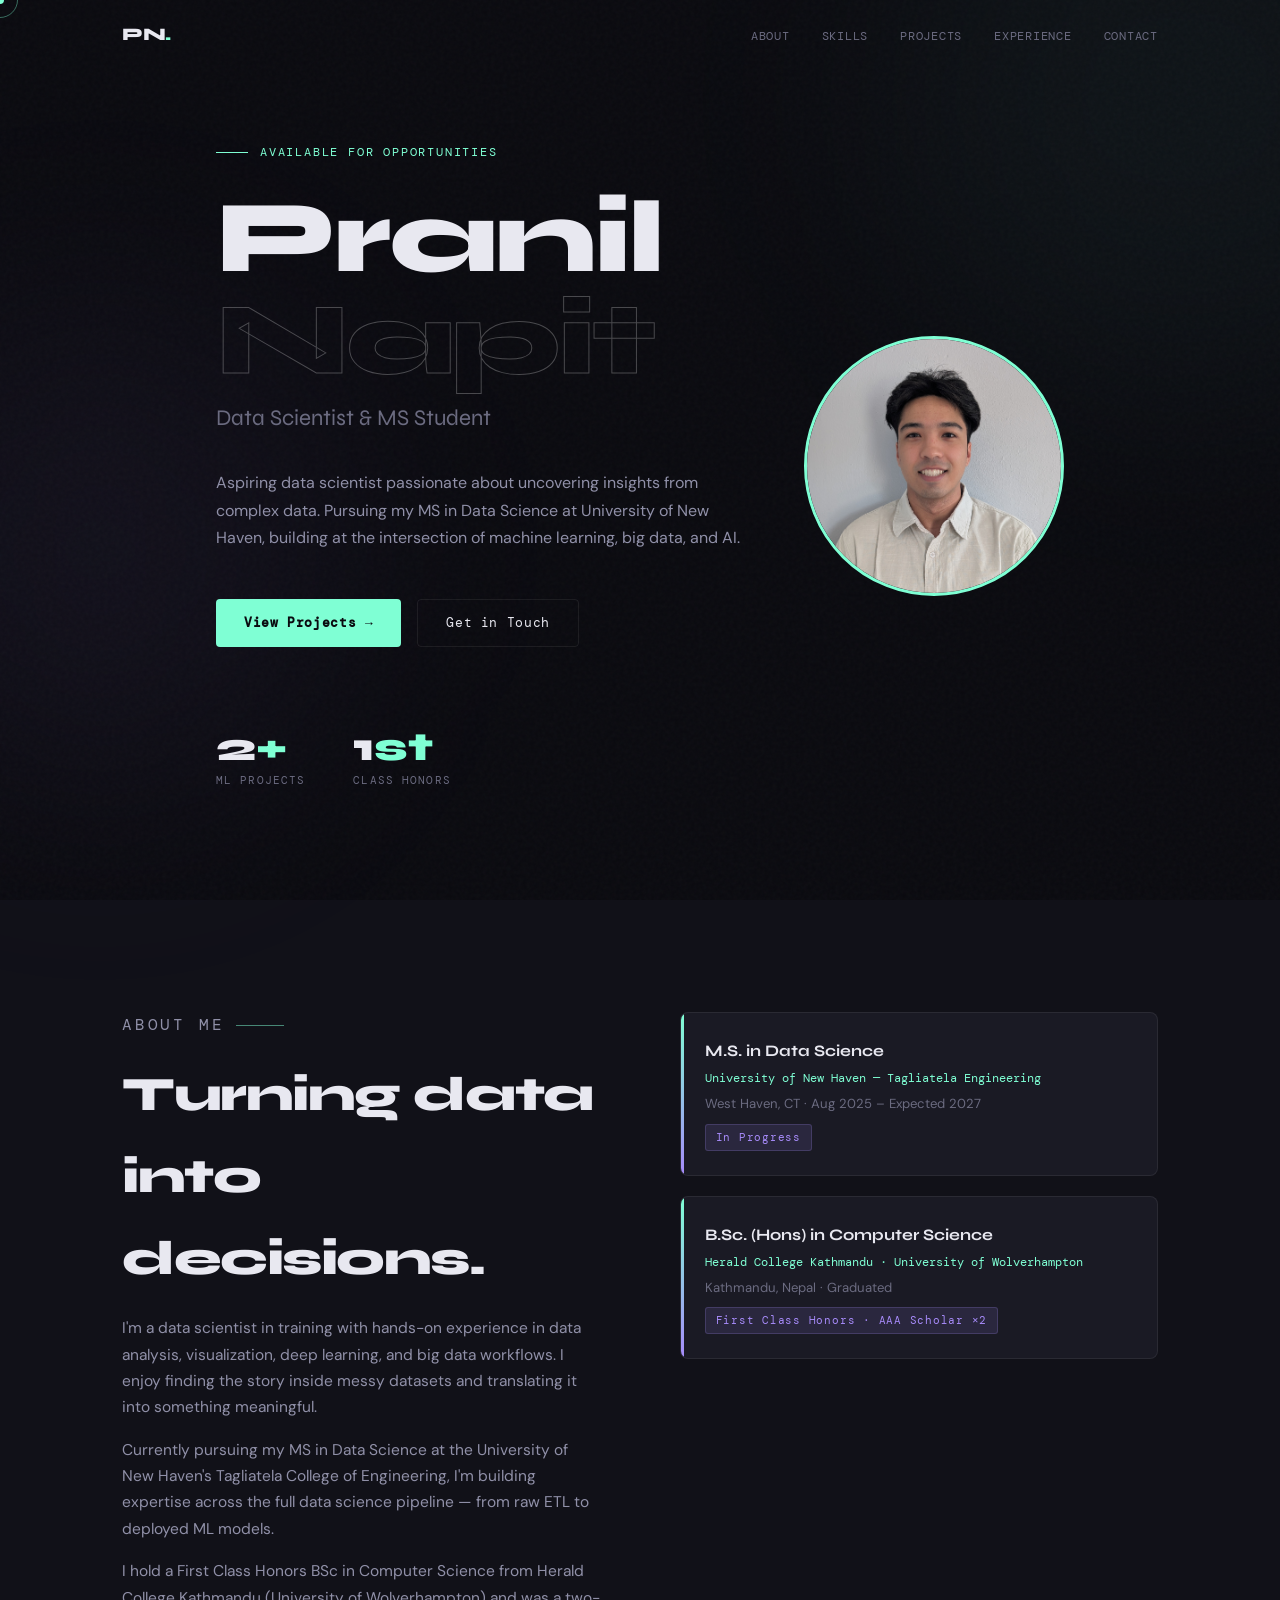
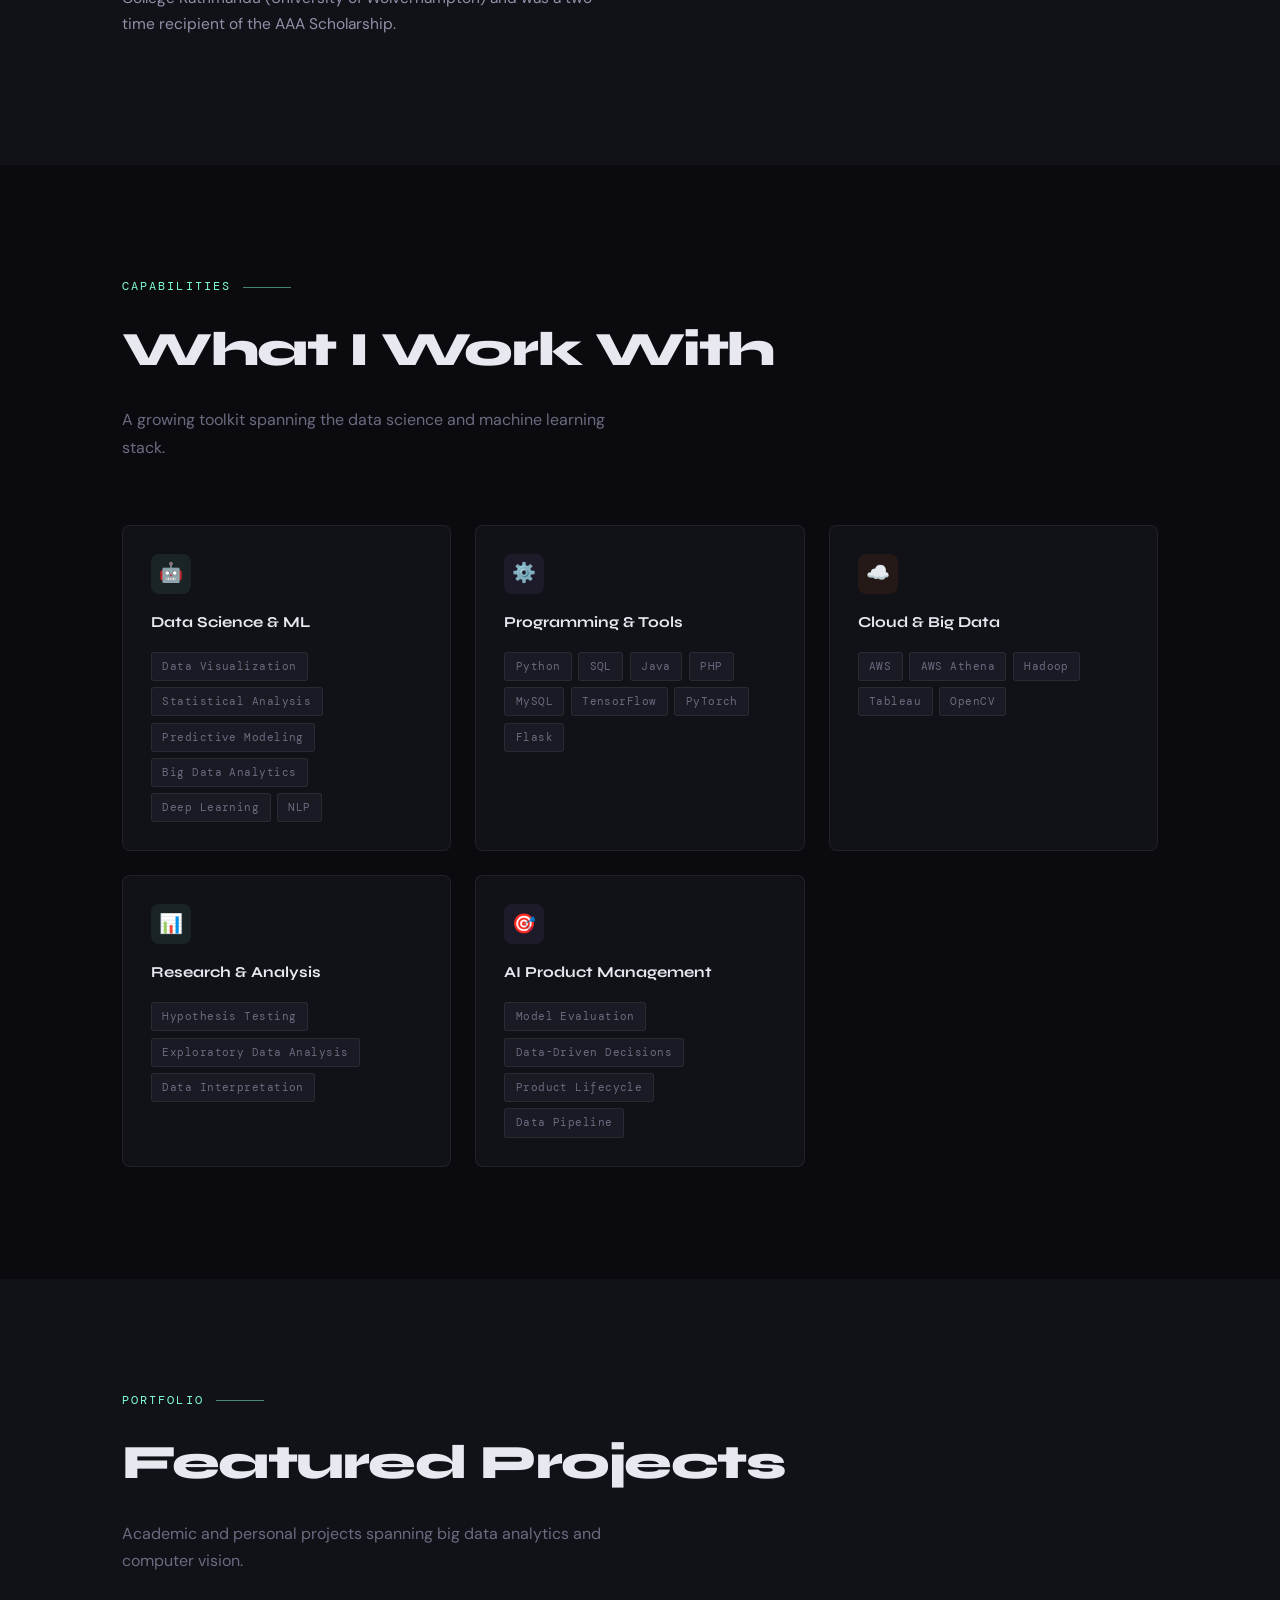
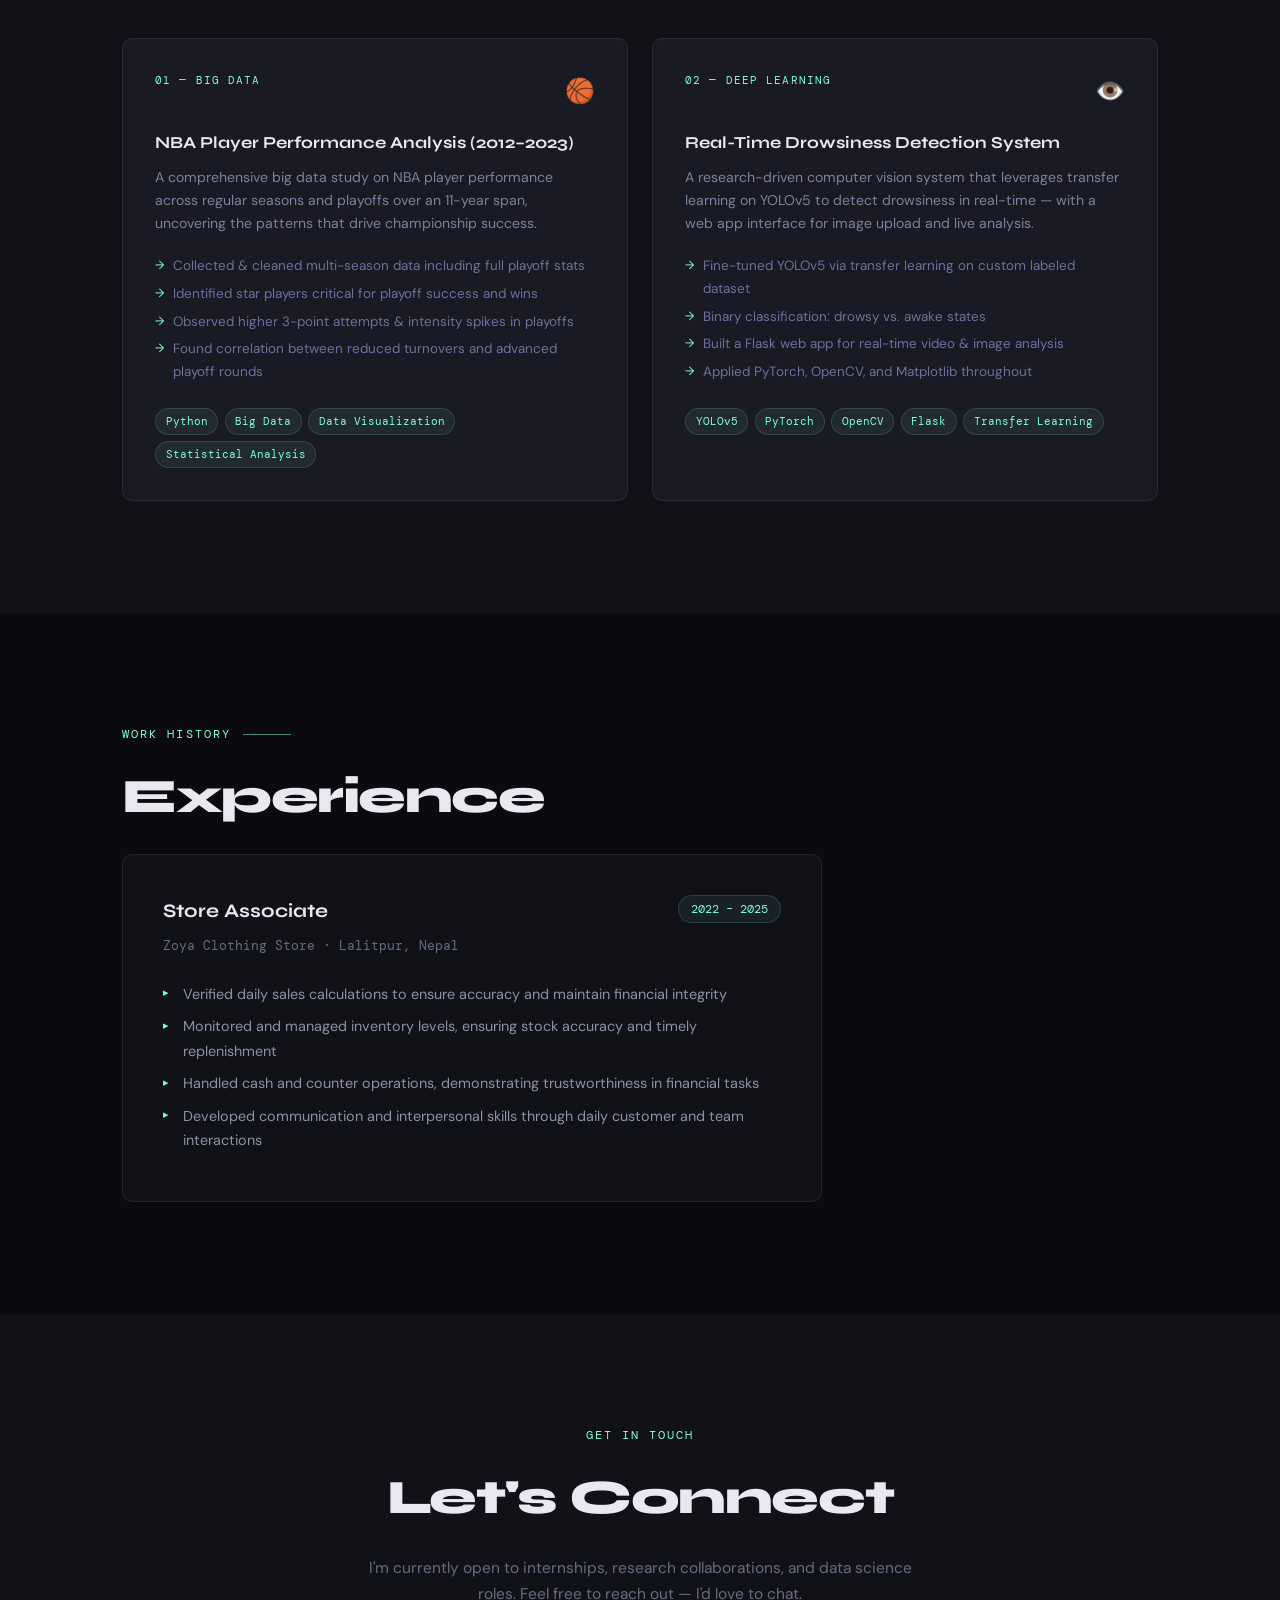
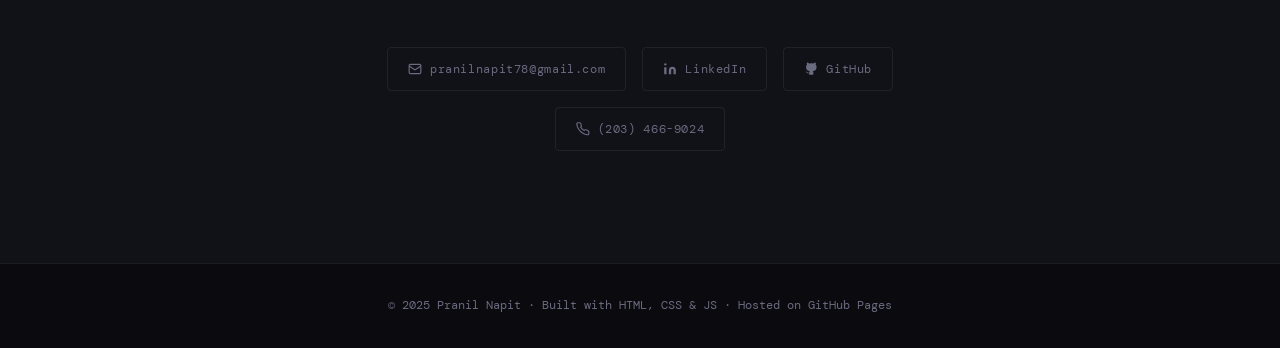
<file: index.html>
<!DOCTYPE html>
<html lang="en">
<head>
  <meta charset="UTF-8" />
  <meta name="viewport" content="width=device-width, initial-scale=1.0"/>
  <title>Pranil Napit — Data Scientist</title>
  <link rel="preconnect" href="https://fonts.googleapis.com">
  <link rel="preconnect" href="https://fonts.gstatic.com" crossorigin>
  <link href="https://fonts.googleapis.com/css2?family=Syne:wght@400;600;700;800&family=DM+Mono:ital,wght@0,300;0,400;1,300&family=DM+Sans:ital,opsz,wght@0,9..40,300;0,9..40,400;1,9..40,300&display=swap" rel="stylesheet">
  <style>
    *, *::before, *::after { box-sizing: border-box; margin: 0; padding: 0; }

    :root {
      --bg:        #0a0a0f;
      --bg2:       #111118;
      --bg3:       #1a1a24;
      --border:    rgba(255,255,255,0.07);
      --text:      #e8e8f0;
      --muted:     #6b6b80;
      --accent:    #7fffd4;   /* aquamarine */
      --accent2:   #a78bfa;   /* violet */
      --accent3:   #f97316;   /* orange dot */
      --font-head: 'Syne', sans-serif;
      --font-mono: 'DM Mono', monospace;
      --font-body: 'DM Sans', sans-serif;
    }

    html { scroll-behavior: smooth; }

    body {
      background: var(--bg);
      color: var(--text);
      font-family: var(--font-body);
      font-size: 16px;
      line-height: 1.7;
      overflow-x: hidden;
    }

    /* ── NOISE OVERLAY ── */
    body::before {
      content: '';
      position: fixed; inset: 0; z-index: 0;
      background-image: url("data:image/svg+xml,%3Csvg viewBox='0 0 256 256' xmlns='http://www.w3.org/2000/svg'%3E%3Cfilter id='noise'%3E%3CfeTurbulence type='fractalNoise' baseFrequency='0.9' numOctaves='4' stitchTiles='stitch'/%3E%3C/filter%3E%3Crect width='100%25' height='100%25' filter='url(%23noise)' opacity='0.03'/%3E%3C/svg%3E");
      pointer-events: none;
    }

    /* ── GRADIENT BLOBS ── */
    .blob {
      position: fixed; border-radius: 50%;
      filter: blur(120px); pointer-events: none; z-index: 0;
    }
    .blob-1 { width: 600px; height: 600px; background: rgba(127,255,212,0.04); top: -200px; right: -200px; }
    .blob-2 { width: 500px; height: 500px; background: rgba(167,139,250,0.05); bottom: 100px; left: -150px; }

    /* ── CURSOR DOT ── */
    #cursor {
      width: 8px; height: 8px; border-radius: 50%;
      background: var(--accent);
      position: fixed; pointer-events: none; z-index: 9999;
      transform: translate(-50%,-50%);
      transition: transform 0.1s, width 0.2s, height 0.2s, background 0.2s;
    }
    #cursor-ring {
      width: 36px; height: 36px; border-radius: 50%;
      border: 1px solid rgba(127,255,212,0.4);
      position: fixed; pointer-events: none; z-index: 9998;
      transform: translate(-50%,-50%);
      transition: transform 0.18s ease, width 0.3s, height 0.3s;
    }

    /* ── LAYOUT ── */
    .container { max-width: 1100px; margin: 0 auto; padding: 0 2rem; position: relative; z-index: 1; }

    /* ── NAV ── */
    nav {
      position: fixed; top: 0; left: 0; right: 0; z-index: 100;
      padding: 1.25rem 0;
      border-bottom: 1px solid transparent;
      transition: background 0.4s, border-color 0.4s, backdrop-filter 0.4s;
    }
    nav.scrolled {
      background: rgba(10,10,15,0.85);
      backdrop-filter: blur(20px);
      border-color: var(--border);
    }
    nav .container { display: flex; align-items: center; justify-content: space-between; }
    .nav-logo {
      font-family: var(--font-head);
      font-weight: 800;
      font-size: 1.1rem;
      letter-spacing: -0.02em;
      color: var(--text);
      text-decoration: none;
    }
    .nav-logo span { color: var(--accent); }
    .nav-links { display: flex; gap: 2rem; list-style: none; }
    .nav-links a {
      font-family: var(--font-mono);
      font-size: 0.78rem;
      letter-spacing: 0.06em;
      color: var(--muted);
      text-decoration: none;
      transition: color 0.2s;
      text-transform: uppercase;
    }
    .nav-links a:hover { color: var(--accent); }

    /* ── HERO ── */
    #hero {
      min-height: 100vh;
      display: flex; align-items: center;
      padding: 8rem 0 6rem;
    }
    .hero-tag {
      font-family: var(--font-mono);
      font-size: 0.75rem;
      letter-spacing: 0.15em;
      color: var(--accent);
      text-transform: uppercase;
      margin-bottom: 1.5rem;
      display: flex; align-items: center; gap: 0.75rem;
      opacity: 0; animation: fadeUp 0.7s 0.2s forwards;
    }
    .hero-tag::before { content: ''; display: block; width: 32px; height: 1px; background: var(--accent); }
    .hero-name {
      font-family: var(--font-head);
      font-weight: 800;
      font-size: clamp(3.5rem, 8vw, 7rem);
      line-height: 1;
      letter-spacing: -0.03em;
      margin-bottom: 0.5rem;
      opacity: 0; animation: fadeUp 0.7s 0.35s forwards;
    }
    .hero-name .first { color: var(--text); }
    .hero-name .last  {
      -webkit-text-stroke: 1px rgba(255,255,255,0.25);
      color: transparent;
    }
    .hero-title {
      font-family: var(--font-head);
      font-size: clamp(1rem, 2.5vw, 1.4rem);
      color: var(--muted);
      font-weight: 400;
      margin-bottom: 2rem;
      opacity: 0; animation: fadeUp 0.7s 0.5s forwards;
    }
    .hero-desc {
      max-width: 540px;
      color: #9090a8;
      font-size: 1rem;
      margin-bottom: 3rem;
      opacity: 0; animation: fadeUp 0.7s 0.65s forwards;
    }
    .hero-cta {
      display: flex; gap: 1rem; flex-wrap: wrap;
      opacity: 0; animation: fadeUp 0.7s 0.8s forwards;
    }
    .btn {
      display: inline-flex; align-items: center; gap: 0.5rem;
      padding: 0.75rem 1.75rem;
      font-family: var(--font-mono); font-size: 0.8rem;
      letter-spacing: 0.05em; text-decoration: none;
      border-radius: 4px; transition: all 0.25s; cursor: pointer;
      border: none;
    }
    .btn-primary {
      background: var(--accent); color: #0a0a0f; font-weight: 600;
    }
    .btn-primary:hover { background: #5ee8bb; transform: translateY(-2px); box-shadow: 0 8px 24px rgba(127,255,212,0.2); }
    .btn-ghost {
      background: transparent; color: var(--text);
      border: 1px solid var(--border);
    }
    .btn-ghost:hover { border-color: var(--accent); color: var(--accent); transform: translateY(-2px); }

    .hero-stats {
      display: flex; gap: 3rem; margin-top: 5rem;
      opacity: 0; animation: fadeUp 0.7s 1s forwards;
    }
    .stat-num {
      font-family: var(--font-head);
      font-size: 2.5rem; font-weight: 800;
      color: var(--text); line-height: 1;
    }
    .stat-num span { color: var(--accent); }
    .stat-label {
      font-family: var(--font-mono); font-size: 0.7rem;
      letter-spacing: 0.1em; color: var(--muted);
      text-transform: uppercase; margin-top: 0.25rem;
    }

    /* ── SECTION BASE ── */
    section { padding: 7rem 0; }
    .section-label {
      font-family: var(--font-mono); font-size: 0.72rem;
      letter-spacing: 0.18em; color: var(--accent);
      text-transform: uppercase; margin-bottom: 0.75rem;
      display: flex; align-items: center; gap: 0.75rem;
    }
    .section-label::after { content: ''; flex: 1; max-width: 48px; height: 1px; background: var(--accent); opacity: 0.5; }
    .section-title {
      font-family: var(--font-head); font-weight: 800;
      font-size: clamp(2rem, 4vw, 3rem);
      letter-spacing: -0.03em; margin-bottom: 1rem;
    }
    .section-sub { color: var(--muted); font-size: 1rem; max-width: 520px; margin-bottom: 4rem; }

    /* ── ABOUT ── */
    #about { background: var(--bg2); }
    .about-grid { display: grid; grid-template-columns: 1fr 1fr; gap: 5rem; align-items: start; }
    .about-text p { color: #9090a8; margin-bottom: 1rem; font-size: 0.97rem; }
    .edu-block {
      background: var(--bg3);
      border: 1px solid var(--border);
      border-radius: 8px;
      padding: 1.5rem;
      margin-bottom: 1.25rem;
      position: relative; overflow: hidden;
      transition: border-color 0.25s, transform 0.25s;
    }
    .edu-block:hover { border-color: rgba(127,255,212,0.25); transform: translateY(-3px); }
    .edu-block::before {
      content: ''; position: absolute; left: 0; top: 0; bottom: 0;
      width: 3px; background: linear-gradient(to bottom, var(--accent), var(--accent2));
    }
    .edu-degree { font-family: var(--font-head); font-weight: 700; font-size: 1rem; margin-bottom: 0.25rem; }
    .edu-school { font-family: var(--font-mono); font-size: 0.78rem; color: var(--accent); margin-bottom: 0.25rem; }
    .edu-meta { font-size: 0.82rem; color: var(--muted); }
    .edu-badge {
      display: inline-block; margin-top: 0.5rem;
      font-family: var(--font-mono); font-size: 0.68rem;
      letter-spacing: 0.07em; padding: 0.2rem 0.6rem;
      background: rgba(167,139,250,0.12); color: var(--accent2);
      border-radius: 3px; border: 1px solid rgba(167,139,250,0.2);
    }

    /* ── SKILLS ── */
    #skills { background: var(--bg); }
    .skills-grid { display: grid; grid-template-columns: repeat(auto-fill, minmax(280px, 1fr)); gap: 1.5rem; }
    .skill-card {
      background: var(--bg2); border: 1px solid var(--border);
      border-radius: 8px; padding: 1.75rem;
      transition: border-color 0.25s, transform 0.25s;
    }
    .skill-card:hover { border-color: rgba(127,255,212,0.2); transform: translateY(-4px); }
    .skill-card-icon {
      width: 40px; height: 40px; border-radius: 8px;
      display: flex; align-items: center; justify-content: center;
      font-size: 1.2rem; margin-bottom: 1rem;
    }
    .skill-card-title { font-family: var(--font-head); font-weight: 700; font-size: 0.95rem; margin-bottom: 1rem; }
    .skill-tags { display: flex; flex-wrap: wrap; gap: 0.4rem; }
    .tag {
      font-family: var(--font-mono); font-size: 0.7rem;
      letter-spacing: 0.04em;
      padding: 0.25rem 0.65rem; border-radius: 3px;
      background: var(--bg3); border: 1px solid var(--border);
      color: var(--muted);
    }

    /* ── PROJECTS ── */
    #projects { background: var(--bg2); }
    .projects-grid { display: grid; grid-template-columns: repeat(auto-fill, minmax(340px, 1fr)); gap: 1.5rem; }
    .project-card {
      background: var(--bg3); border: 1px solid var(--border);
      border-radius: 10px; overflow: hidden;
      transition: border-color 0.3s, transform 0.3s;
    }
    .project-card:hover { border-color: rgba(127,255,212,0.3); transform: translateY(-5px); }
    .project-header {
      padding: 2rem 2rem 0;
      display: flex; justify-content: space-between; align-items: flex-start;
    }
    .project-num {
      font-family: var(--font-mono); font-size: 0.7rem;
      color: var(--accent); letter-spacing: 0.1em;
    }
    .project-icon { font-size: 1.5rem; }
    .project-body { padding: 1.25rem 2rem 2rem; }
    .project-title {
      font-family: var(--font-head); font-weight: 700;
      font-size: 1.05rem; margin-bottom: 0.75rem; line-height: 1.3;
    }
    .project-desc { font-size: 0.88rem; color: #8080a0; line-height: 1.65; margin-bottom: 1.25rem; }
    .project-bullets { list-style: none; margin-bottom: 1.5rem; }
    .project-bullets li {
      font-size: 0.84rem; color: #7070a0;
      padding-left: 1.1rem; position: relative; margin-bottom: 0.3rem;
    }
    .project-bullets li::before {
      content: '→'; position: absolute; left: 0;
      color: var(--accent); font-size: 0.75rem;
    }
    .project-footer { display: flex; flex-wrap: wrap; gap: 0.4rem; }
    .chip {
      font-family: var(--font-mono); font-size: 0.67rem;
      padding: 0.2rem 0.6rem; border-radius: 100px;
      background: rgba(127,255,212,0.07);
      color: var(--accent); border: 1px solid rgba(127,255,212,0.15);
    }

    /* ── EXPERIENCE ── */
    #experience { background: var(--bg); }
    .exp-card {
      background: var(--bg2); border: 1px solid var(--border);
      border-radius: 10px; padding: 2.5rem;
      max-width: 700px;
      transition: border-color 0.25s;
    }
    .exp-card:hover { border-color: rgba(127,255,212,0.2); }
    .exp-header { display: flex; justify-content: space-between; align-items: flex-start; margin-bottom: 0.5rem; flex-wrap: wrap; gap: 0.5rem; }
    .exp-title { font-family: var(--font-head); font-weight: 700; font-size: 1.2rem; }
    .exp-date { font-family: var(--font-mono); font-size: 0.75rem; color: var(--accent); padding: 0.2rem 0.75rem; background: rgba(127,255,212,0.07); border-radius: 100px; border: 1px solid rgba(127,255,212,0.15); }
    .exp-company { font-family: var(--font-mono); font-size: 0.82rem; color: var(--muted); margin-bottom: 1.5rem; }
    .exp-list { list-style: none; }
    .exp-list li {
      font-size: 0.9rem; color: #9090a8;
      padding-left: 1.25rem; position: relative; margin-bottom: 0.5rem;
    }
    .exp-list li::before {
      content: '▸'; position: absolute; left: 0;
      color: var(--accent); font-size: 0.7rem; top: 0.1rem;
    }

    /* ── CONTACT ── */
    #contact {
      background: var(--bg2);
      text-align: center;
    }
    .contact-inner { max-width: 560px; margin: 0 auto; }
    .contact-inner .section-label { justify-content: center; }
    .contact-inner .section-label::after { display: none; }
    .contact-links { display: flex; gap: 1rem; justify-content: center; flex-wrap: wrap; margin-top: 2.5rem; }
    .contact-link {
      display: inline-flex; align-items: center; gap: 0.5rem;
      font-family: var(--font-mono); font-size: 0.78rem;
      letter-spacing: 0.05em; color: var(--muted);
      text-decoration: none;
      padding: 0.65rem 1.25rem;
      border: 1px solid var(--border);
      border-radius: 4px;
      transition: all 0.25s;
    }
    .contact-link:hover { color: var(--accent); border-color: var(--accent); background: rgba(127,255,212,0.05); transform: translateY(-2px); }

    /* ── FOOTER ── */
    footer {
      padding: 2rem 0;
      border-top: 1px solid var(--border);
      text-align: center;
      font-family: var(--font-mono); font-size: 0.72rem;
      color: var(--muted);
    }

    /* ── ANIMATIONS ── */
    @keyframes fadeUp {
      from { opacity: 0; transform: translateY(24px); }
      to   { opacity: 1; transform: translateY(0); }
    }
    .reveal {
      opacity: 0; transform: translateY(30px);
      transition: opacity 0.7s ease, transform 0.7s ease;
    }
    .reveal.visible { opacity: 1; transform: translateY(0); }

    /* ── SCROLLBAR ── */
    ::-webkit-scrollbar { width: 5px; }
    ::-webkit-scrollbar-track { background: var(--bg); }
    ::-webkit-scrollbar-thumb { background: var(--bg3); border-radius: 3px; }

    /* ── RESPONSIVE ── */
    @media (max-width: 768px) {
      .about-grid { grid-template-columns: 1fr; gap: 3rem; }
      .projects-grid { grid-template-columns: 1fr; }
      .hero-stats { gap: 2rem; flex-wrap: wrap; }
      .nav-links { display: none; }
    }
  </style>
</head>
<body>

  <!-- Blobs -->
  <div class="blob blob-1"></div>
  <div class="blob blob-2"></div>

  <!-- Custom cursor -->
  <div id="cursor"></div>
  <div id="cursor-ring"></div>

  <!-- NAV -->
  <nav id="nav">
    <div class="container">
      <a href="#hero" class="nav-logo">PN<span>.</span></a>
      <ul class="nav-links">
        <li><a href="#about">About</a></li>
        <li><a href="#skills">Skills</a></li>
        <li><a href="#projects">Projects</a></li>
        <li><a href="#experience">Experience</a></li>
        <li><a href="#contact">Contact</a></li>
      </ul>
    </div>
  </nav>

  <!-- HERO -->
  <section id="hero">
    <div class="container">
      <div style="display:flex; align-items:center; gap:3rem; flex-wrap: wrap;">
        <div style="flex:1; min-width:280px;">
      <p class="hero-tag">Available for opportunities</p>
      <h1 class="hero-name">
        <span class="first">Pranil</span><br>
        <span class="last">Napit</span>
      </h1>
      <p class="hero-title">Data Scientist & MS Student</p>
      <p class="hero-desc">
        Aspiring data scientist passionate about uncovering insights from complex data. 
        Pursuing my MS in Data Science at University of New Haven, building at the 
        intersection of machine learning, big data, and AI.
      </p>
      <div class="hero-cta">
        <a href="#projects" class="btn btn-primary">View Projects →</a>
        <a href="#contact" class="btn btn-ghost">Get in Touch</a>
      </div>
      <div class="hero-stats">
        <div>
          <div class="stat-num">2<span>+</span></div>
          <div class="stat-label">ML Projects</div>
        </div>
        <div>
          <div class="stat-num">1<span>st</span></div>
          <div class="stat-label">Class Honors</div>
        </div>
      </div>
      </div>
      <img src="img.jpg" alt="Pranil Napit" style="width:260px; height:260px; border-radius:50%; object-fit:cover; border:3px solid var(--accent); flex-shrink:0; opacity:0; animation:fadeUp 0.7s 0.5s forwards;">
    </div>
    </div>
  </section>

  <!-- ABOUT -->
  <section id="about">
    <div class="container">
      <div class="about-grid">
        <div class="about-text">
          <p class="section-label">About Me</p>
          <h2 class="section-title">Turning data<br>into decisions.</h2>
          <p>I'm a data scientist in training with hands-on experience in data analysis, visualization, deep learning, and big data workflows. I enjoy finding the story inside messy datasets and translating it into something meaningful.</p>
          <p>Currently pursuing my MS in Data Science at the University of New Haven's Tagliatela College of Engineering, I'm building expertise across the full data science pipeline — from raw ETL to deployed ML models.</p>
          <p>I hold a First Class Honors BSc in Computer Science from Herald College Kathmandu (University of Wolverhampton) and was a two-time recipient of the AAA Scholarship.</p>
        </div>
        <div class="about-edu reveal">
          <div class="edu-block">
            <div class="edu-degree">M.S. in Data Science</div>
            <div class="edu-school">University of New Haven — Tagliatela Engineering</div>
            <div class="edu-meta">West Haven, CT · Aug 2025 – Expected 2027</div>
            <div class="edu-badge">In Progress</div>
          </div>
          <div class="edu-block">
            <div class="edu-degree">B.Sc. (Hons) in Computer Science</div>
            <div class="edu-school">Herald College Kathmandu · University of Wolverhampton</div>
            <div class="edu-meta">Kathmandu, Nepal · Graduated</div>
            <div class="edu-badge">First Class Honors · AAA Scholar ×2</div>
          </div>
        </div>
      </div>
    </div>
  </section>

  <!-- SKILLS -->
  <section id="skills">
    <div class="container">
      <p class="section-label reveal">Capabilities</p>
      <h2 class="section-title reveal">What I Work With</h2>
      <p class="section-sub reveal">A growing toolkit spanning the data science and machine learning stack.</p>
      <div class="skills-grid">
        <div class="skill-card reveal">
          <div class="skill-card-icon" style="background:rgba(127,255,212,0.08);">🤖</div>
          <div class="skill-card-title">Data Science & ML</div>
          <div class="skill-tags">
            <span class="tag">Data Visualization</span>
            <span class="tag">Statistical Analysis</span>
            <span class="tag">Predictive Modeling</span>
            <span class="tag">Big Data Analytics</span>
            <span class="tag">Deep Learning</span>
            <span class="tag">NLP</span>
          </div>
        </div>
        <div class="skill-card reveal">
          <div class="skill-card-icon" style="background:rgba(167,139,250,0.08);">⚙️</div>
          <div class="skill-card-title">Programming & Tools</div>
          <div class="skill-tags">
            <span class="tag">Python</span>
            <span class="tag">SQL</span>
            <span class="tag">Java</span>
            <span class="tag">PHP</span>
            <span class="tag">MySQL</span>
            <span class="tag">TensorFlow</span>
            <span class="tag">PyTorch</span>
            <span class="tag">Flask</span>
          </div>
        </div>
        <div class="skill-card reveal">
          <div class="skill-card-icon" style="background:rgba(249,115,22,0.08);">☁️</div>
          <div class="skill-card-title">Cloud & Big Data</div>
          <div class="skill-tags">
            <span class="tag">AWS</span>
            <span class="tag">AWS Athena</span>
            <span class="tag">Hadoop</span>
            <span class="tag">Tableau</span>
            <span class="tag">OpenCV</span>
          </div>
        </div>
        <div class="skill-card reveal">
          <div class="skill-card-icon" style="background:rgba(127,255,212,0.08);">📊</div>
          <div class="skill-card-title">Research & Analysis</div>
          <div class="skill-tags">
            <span class="tag">Hypothesis Testing</span>
            <span class="tag">Exploratory Data Analysis</span>
            <span class="tag">Data Interpretation</span>
          </div>
        </div>
        <div class="skill-card reveal">
          <div class="skill-card-icon" style="background:rgba(167,139,250,0.08);">🎯</div>
          <div class="skill-card-title">AI Product Management</div>
          <div class="skill-tags">
            <span class="tag">Model Evaluation</span>
            <span class="tag">Data-Driven Decisions</span>
            <span class="tag">Product Lifecycle</span>
            <span class="tag">Data Pipeline</span>
          </div>
        </div>
      </div>
    </div>
  </section>

  <!-- PROJECTS -->
  <section id="projects">
    <div class="container">
      <p class="section-label reveal">Portfolio</p>
      <h2 class="section-title reveal">Featured Projects</h2>
      <p class="section-sub reveal">Academic and personal projects spanning big data analytics and computer vision.</p>
      <div class="projects-grid">
        <div class="project-card reveal">
          <div class="project-header">
            <span class="project-num">01 — BIG DATA</span>
            <span class="project-icon">🏀</span>
          </div>
          <div class="project-body">
            <div class="project-title">NBA Player Performance Analysis (2012–2023)</div>
            <p class="project-desc">A comprehensive big data study on NBA player performance across regular seasons and playoffs over an 11-year span, uncovering the patterns that drive championship success.</p>
            <ul class="project-bullets">
              <li>Collected & cleaned multi-season data including full playoff stats</li>
              <li>Identified star players critical for playoff success and wins</li>
              <li>Observed higher 3-point attempts & intensity spikes in playoffs</li>
              <li>Found correlation between reduced turnovers and advanced playoff rounds</li>
            </ul>
            <div class="project-footer">
              <span class="chip">Python</span>
              <span class="chip">Big Data</span>
              <span class="chip">Data Visualization</span>
              <span class="chip">Statistical Analysis</span>
            </div>
          </div>
        </div>

        <div class="project-card reveal">
          <div class="project-header">
            <span class="project-num">02 — DEEP LEARNING</span>
            <span class="project-icon">👁️</span>
          </div>
          <div class="project-body">
            <div class="project-title">Real-Time Drowsiness Detection System</div>
            <p class="project-desc">A research-driven computer vision system that leverages transfer learning on YOLOv5 to detect drowsiness in real-time — with a web app interface for image upload and live analysis.</p>
            <ul class="project-bullets">
              <li>Fine-tuned YOLOv5 via transfer learning on custom labeled dataset</li>
              <li>Binary classification: drowsy vs. awake states</li>
              <li>Built a Flask web app for real-time video & image analysis</li>
              <li>Applied PyTorch, OpenCV, and Matplotlib throughout</li>
            </ul>
            <div class="project-footer">
              <span class="chip">YOLOv5</span>
              <span class="chip">PyTorch</span>
              <span class="chip">OpenCV</span>
              <span class="chip">Flask</span>
              <span class="chip">Transfer Learning</span>
            </div>
          </div>
        </div>
      </div>
    </div>
  </section>

  <!-- EXPERIENCE -->
  <section id="experience">
    <div class="container">
      <p class="section-label reveal">Work History</p>
      <h2 class="section-title reveal">Experience</h2>
      <div class="exp-card reveal">
        <div class="exp-header">
          <div class="exp-title">Store Associate</div>
          <div class="exp-date">2022 – 2025</div>
        </div>
        <div class="exp-company">Zoya Clothing Store · Lalitpur, Nepal</div>
        <ul class="exp-list">
          <li>Verified daily sales calculations to ensure accuracy and maintain financial integrity</li>
          <li>Monitored and managed inventory levels, ensuring stock accuracy and timely replenishment</li>
          <li>Handled cash and counter operations, demonstrating trustworthiness in financial tasks</li>
          <li>Developed communication and interpersonal skills through daily customer and team interactions</li>
        </ul>
      </div>
    </div>
  </section>

  <!-- CONTACT -->
  <section id="contact">
    <div class="container">
      <div class="contact-inner">
        <p class="section-label">Get In Touch</p>
        <h2 class="section-title reveal">Let's Connect</h2>
        <p class="reveal" style="color:var(--muted); font-size:0.97rem;">
          I'm currently open to internships, research collaborations, and data science roles. 
          Feel free to reach out — I'd love to chat.
        </p>
        <div class="contact-links reveal">
          <a href="mailto:pranilnapit78@gmail.com" class="contact-link">
            <svg width="14" height="14" viewBox="0 0 24 24" fill="none" stroke="currentColor" stroke-width="2"><rect x="2" y="4" width="20" height="16" rx="2"/><path d="m22 7-8.97 5.7a1.94 1.94 0 0 1-2.06 0L2 7"/></svg>
            pranilnapit78@gmail.com
          </a>
          <a href="https://linkedin.com" target="_blank" class="contact-link">
            <svg width="14" height="14" viewBox="0 0 24 24" fill="currentColor"><path d="M16 8a6 6 0 0 1 6 6v7h-4v-7a2 2 0 0 0-2-2 2 2 0 0 0-2 2v7h-4v-7a6 6 0 0 1 6-6z"/><rect x="2" y="9" width="4" height="12"/><circle cx="4" cy="4" r="2"/></svg>
            LinkedIn
          </a>
          <a href="https://github.com" target="_blank" class="contact-link">
            <svg width="14" height="14" viewBox="0 0 24 24" fill="currentColor"><path d="M9 19c-5 1.5-5-2.5-7-3m14 6v-3.87a3.37 3.37 0 0 0-.94-2.61c3.14-.35 6.44-1.54 6.44-7A5.44 5.44 0 0 0 20 4.77 5.07 5.07 0 0 0 19.91 1S18.73.65 16 2.48a13.38 13.38 0 0 0-7 0C6.27.65 5.09 1 5.09 1A5.07 5.07 0 0 0 5 4.77a5.44 5.44 0 0 0-1.5 3.78c0 5.42 3.3 6.61 6.44 7A3.37 3.37 0 0 0 9 18.13V22"/></svg>
            GitHub
          </a>
          <a href="tel:2034669024" class="contact-link">
            <svg width="14" height="14" viewBox="0 0 24 24" fill="none" stroke="currentColor" stroke-width="2"><path d="M22 16.92v3a2 2 0 0 1-2.18 2 19.79 19.79 0 0 1-8.63-3.07A19.5 19.5 0 0 1 4.44 12a19.79 19.79 0 0 1-3.07-8.67A2 2 0 0 1 3.35 1.23h3a2 2 0 0 1 2 1.72c.127.96.361 1.903.7 2.81a2 2 0 0 1-.45 2.11L7.91 8.65a16 16 0 0 0 6 6l.78-.78a2 2 0 0 1 2.11-.45c.907.339 1.85.573 2.81.7A2 2 0 0 1 21.23 16z"/></svg>
            (203) 466-9024
          </a>
        </div>
      </div>
    </div>
  </section>

  <!-- FOOTER -->
  <footer>
    <div class="container">
      <p>© 2025 Pranil Napit · Built with HTML, CSS & JS · Hosted on GitHub Pages</p>
    </div>
  </footer>

  <script>
    // Custom cursor
    const cursor = document.getElementById('cursor');
    const ring = document.getElementById('cursor-ring');
    let mx = 0, my = 0, rx = 0, ry = 0;
    document.addEventListener('mousemove', e => { mx = e.clientX; my = e.clientY; });
    function animCursor() {
      cursor.style.left = mx + 'px'; cursor.style.top = my + 'px';
      rx += (mx - rx) * 0.12; ry += (my - ry) * 0.12;
      ring.style.left = rx + 'px'; ring.style.top = ry + 'px';
      requestAnimationFrame(animCursor);
    }
    animCursor();
    document.querySelectorAll('a, button, .btn').forEach(el => {
      el.addEventListener('mouseenter', () => { cursor.style.transform = 'translate(-50%,-50%) scale(2.5)'; ring.style.width = '56px'; ring.style.height = '56px'; });
      el.addEventListener('mouseleave', () => { cursor.style.transform = 'translate(-50%,-50%) scale(1)'; ring.style.width = '36px'; ring.style.height = '36px'; });
    });

    // Sticky nav
    window.addEventListener('scroll', () => {
      document.getElementById('nav').classList.toggle('scrolled', window.scrollY > 50);
    });

    // Scroll reveal
    const reveals = document.querySelectorAll('.reveal');
    const io = new IntersectionObserver(entries => {
      entries.forEach((entry, i) => {
        if (entry.isIntersecting) {
          setTimeout(() => entry.target.classList.add('visible'), i * 80);
          io.unobserve(entry.target);
        }
      });
    }, { threshold: 0.12 });
    reveals.forEach(el => io.observe(el));

    // Stagger children in grids
    document.querySelectorAll('.skills-grid, .projects-grid').forEach(grid => {
      grid.querySelectorAll('.reveal').forEach((card, i) => {
        card.style.transitionDelay = (i * 0.1) + 's';
      });
    });
  </script>
</body>
</html>
</file>
